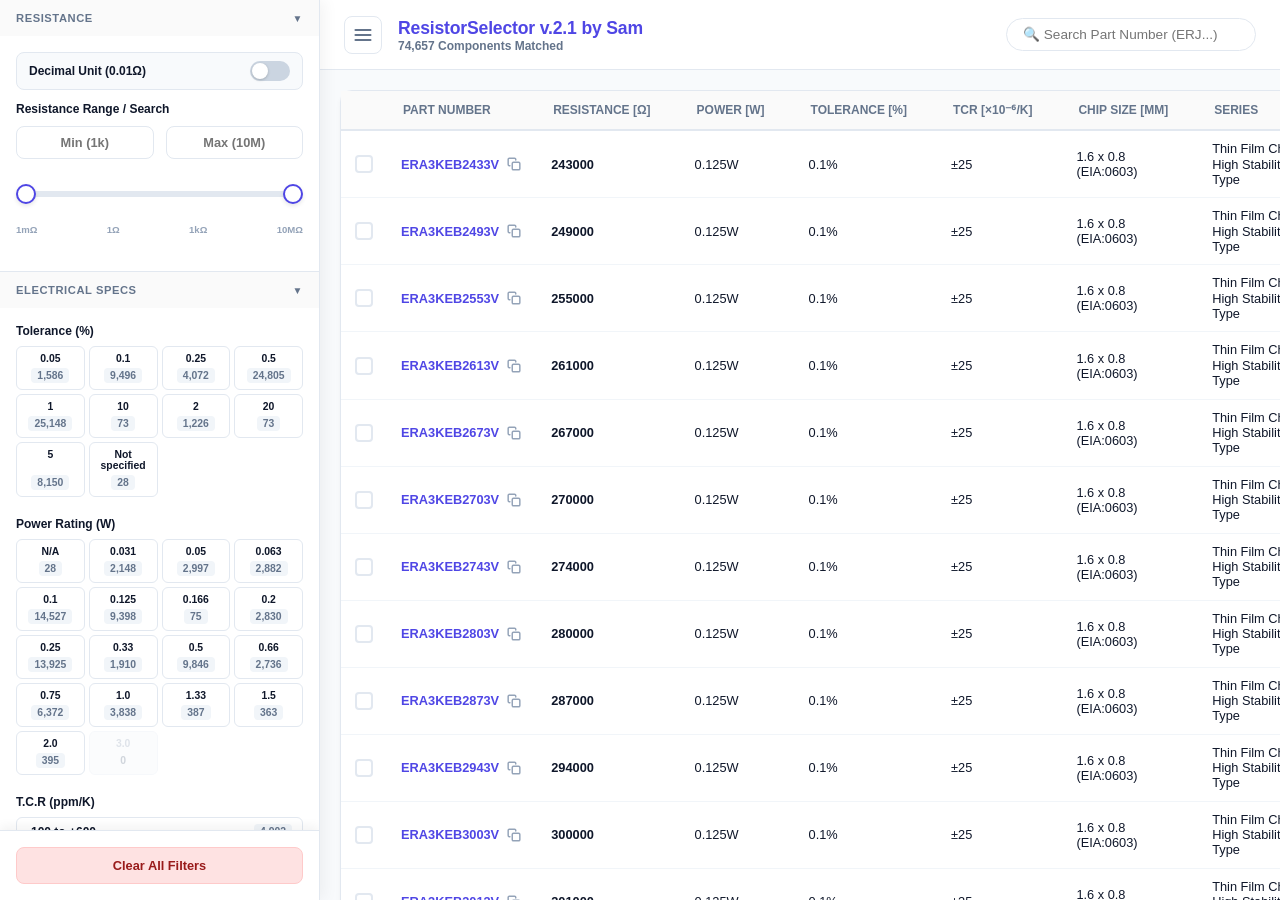
<file: index.html>
<!DOCTYPE html>
<html lang="en">

<head>
    <meta charset="UTF-8">
    <meta name="viewport" content="width=device-width, initial-scale=1.0">
    <title>ResistorSelector v2.1</title>
    <link rel="stylesheet" href="styles.css?v=20261007-stock-hl">
</head>

<body>

    <div id="loader">
        <div class="spinner"></div>
        <div style="font-weight: 700; color: var(--primary)">Optimizing Selector Engine...</div>
    </div>

    <aside class="sidebar">
        <div class="sidebar-scroll">
            <div class="filter-section">
                <div class="section-header">Resistance <span class="arrow">▼</span></div>
                <div class="section-content">
                    <div class="filter-item">
                        <div class="toggle-wrap">
                            <span style="font-size: 0.75rem; font-weight: 700;">Decimal Unit (0.01Ω)</span>
                            <div class="toggle-switch" id="decimalToggle">
                                <div class="toggle-knob"></div>
                            </div>
                        </div>

                        <label>Resistance Range / Search</label>
                        <div class="range-inputs">
                            <input type="text" id="resMin" placeholder="Min (1k)">
                            <input type="text" id="resMax" placeholder="Max (10M)">
                        </div>

                        <div style="margin-top: 20px;">
                            <div class="range-container">
                                <div class="dual-range">
                                    <div class="slider-track" id="resTrack"></div>
                                    <input type="range" id="resSliderMin" min="0" max="100" value="0">
                                    <input type="range" id="resSliderMax" min="0" max="100" value="100">
                                </div>
                            </div>
                            <div
                                style="display: flex; justify-content: space-between; font-size: 0.6rem; color: #94a3b8; font-weight: 700;">
                                <span>1mΩ</span>
                                <span>1Ω</span>
                                <span>1kΩ</span>
                                <span>10MΩ</span>
                            </div>
                        </div>
                    </div>
                </div>
            </div>

            <div class="filter-section">
                <div class="section-header">Electrical Specs <span class="arrow">▼</span></div>
                <div class="section-content">
                    <div class="filter-item">
                        <label>Tolerance (%)</label>
                        <div id="tags-tolerance" class="tag-grid"></div>
                    </div>
                    <div class="filter-item">
                        <label>Power Rating (W)</label>
                        <div id="tags-power" class="tag-grid"></div>
                    </div>
                    <div class="filter-item">
                        <label>T.C.R (ppm/K)</label>
                        <div id="tags-tcr"></div>
                    </div>
                </div>
            </div>

            <div class="filter-section">
                <div class="section-header">Category & Status <span class="arrow">▼</span></div>
                <div class="section-content">
                    <div class="filter-item">
                        <label>Products</label>
                        <div id="tags-products" class="tag-group"></div>
                    </div>
                    <div class="filter-item">
                        <label>Status</label>
                        <div id="tags-status" class="tag-group"></div>
                    </div>
                </div>
            </div>

            <div class="filter-section">
                <div class="section-header">Series & Size <span class="arrow">▼</span></div>
                <div class="section-content">
                    <div class="filter-item">
                        <label>Select Series</label>
                        <div id="seriesDropdown" class="series-dropdown">
                            <button type="button" id="seriesToggle" class="series-toggle" aria-expanded="false">
                                <span id="seriesSummary">All Series</span>
                                <span aria-hidden="true">▾</span>
                            </button>
                            <div id="seriesMenu" class="series-menu">
                                <div class="series-search-container">
                                    <input type="search" id="seriesSearch" placeholder="Search series..." autocomplete="off">
                                    <button type="button" id="clearSeriesSearch" class="btn-clear-menu">Clear</button>
                                </div>
                                <div class="series-menu-actions">
                                    <button type="button" id="selectVisibleSeries" class="btn-clear-menu">Select visible</button>
                                    <button type="button" id="clearSelectedSeries" class="btn-clear-menu">Clear selected</button>
                                </div>
                                <div id="seriesList" class="series-list"></div>
                            </div>
                        </div>
                    </div>
                    <div class="filter-item">
                        <label>Size (Inch/Metric)</label>
                        <div id="tags-size" class="tag-group"></div>
                    </div>
                </div>
            </div>
        </div>

        <div class="sidebar-footer">
            <button class="btn-clear" id="resetBtn">Clear All Filters</button>
        </div>
    </aside>
    <div class="sidebar-overlay" onclick="toggleSidebar()"></div>

    <main class="main-content">
        <header class="top-bar">
            <div style="display: flex; align-items: center;">
                <button class="sidebar-toggle" id="sidebarToggle" title="Toggle Sidebar">
                    <svg viewBox="0 0 24 24" fill="none" stroke="currentColor" stroke-width="2.5" stroke-linecap="round"
                        stroke-linejoin="round">
                        <line x1="3" y1="12" x2="21" y2="12"></line>
                        <line x1="3" y1="6" x2="21" y2="6"></line>
                        <line x1="3" y1="18" x2="21" y2="18"></line>
                    </svg>
                </button>
                <div class="top-bar-title">
                    <h1>ResistorSelector v.2.1 by Sam</h1>
                    <div id="counter" style="font-size: 0.75rem; color: var(--text-muted); font-weight: 700;">Loading
                        database...</div>
                    <div id="selection-note"
                        style="font-size: 0.7rem; color: var(--primary); font-weight: 700; margin-top: 2px; display: none;">
                    </div>
                </div>
            </div>
            <div class="search-area">
                <input type="text" id="pnSearch" class="input-pill" placeholder="🔍 Search Part Number (ERJ...)">
            </div>
        </header>

        <div class="results-area">
            <table class="results-table">
                <thead>
                    <tr>
                        <th class="checkbox-cell"></th>
                        <th data-sort="pn">Part Number</th>
                        <th data-sort="rv" class="res-cell">Resistance [Ω]</th>
                        <th data-sort="pr">Power [W]</th>
                        <th data-sort="rt">Tolerance [%]</th>
                        <th data-sort="tc">TCR [×10⁻⁶/K]</th>
                        <th data-sort="sz">Chip Size [mm]</th>
                        <th data-sort="se" class="series-cell">Series</th>
                        <th data-sort="s">Status</th>
                        <th data-sort="pk">Packaging</th>
                    </tr>
                </thead>
                <tbody id="resTable"></tbody>
            </table>
            <div id="sentinel"
                style="height: 100px; display: flex; align-items: center; justify-content: center; color: var(--text-muted); font-size: 0.8rem; font-weight: 600;">
                Scroll for more results
            </div>
        </div>

        <div class="pill-container">
            <div id="selection-pill" class="selection-pill"></div>
            <div id="action-pill" class="action-pill">
                <button class="pill-btn btn-clear-sel" onclick="clearSelection()">Clear Selection</button>
                <button class="pill-btn btn-compare" onclick="comparePNs()">Compare PN</button>
                <button class="pill-btn btn-compare" id="copyPNBtn" onclick="copyPNList()">Copy PN list</button>
                <button class="pill-btn btn-export" onclick="exportTable()">Export Table</button>
                <button class="pill-btn btn-datasheet" onclick="openDatasheet()">Datasheet</button>
                <button class="pill-btn btn-octopart" onclick="openOctopart()">Octopart</button>
                <button class="pill-btn btn-mouser" onclick="openMouser()">Mouser</button>
                <button class="pill-btn btn-farnell" onclick="openFarnell()">Farnell</button>
                <button class="pill-btn btn-stock" id="stockCheckButton" onclick="openStockModal()" disabled>Stock
                    Check</button>
            </div>
        </div>
    </main>

    <div id="stockModal" class="stock-modal" hidden>
        <div class="stock-modal-backdrop" onclick="closeStockModal()"></div>
        <div class="stock-modal-dialog" role="dialog" aria-modal="true" aria-labelledby="stockModalTitle">
            <div class="stock-modal-head">
                <h3 id="stockModalTitle">Distributor stock</h3>
                <div class="stock-modal-tools">
                    <label for="stockRegion">Region</label>
                    <select id="stockRegion" onchange="refreshStock()">
                        <option value="Europe" selected>Europe</option>
                        <option value="North America">North America</option>
                        <option value="Asia">Asia</option>
                    </select>
                    <button type="button" class="stock-btn" onclick="refreshStock()">Refresh</button>
                    <button type="button" class="stock-close" onclick="closeStockModal()" aria-label="Close">✕</button>
                </div>
            </div>
            <div class="stock-modal-body" id="stockModalBody"></div>
        </div>
    </div>

    <script src="data.js"></script>
    <script src="app.js?v=20261007-stock-hl"></script>
    <script>
        // Load the gzip-compressed data, then initialize the app
        loadResistorData()
            .then(data => {
                initApp(data);
            })
            .catch(err => {
                console.error('Failed to load resistor data:', err);
                document.getElementById('loader').innerHTML =
                    '<div style="color: #b91c1c; font-weight: 700;">Error loading database. Check console for details.</div>';
            });
    </script>
</body>

</html>
</file>
<file: styles.css>
:root {
            /* Brand & Primary Palette */
            --primary: #4f46e5;
            --primary-hover: #4338ca;
            --primary-light: rgba(79, 70, 229, 0.08);
            --primary-ultra-light: rgba(79, 70, 229, 0.04);

            /* Backgrounds */
            --bg-body: #f8fafc;
            --bg-card: #ffffff;
            --bg-header: #fafafa;
            --bg-muted: #f1f5f9;

            /* Text */
            --text-main: #0f172a;
            --text-muted: #64748b;
            --text-light: #94a3b8;

            /* Borders */
            --border: #e2e8f0;
            --border-hover: #cbd5e1;

            /* Status Accents */
            --active-bg: #dcfce7;
            --active-text: #166534;
            --active-border: #bbf7d0;

            --nrnd-bg: #fee2e2;
            --nrnd-text: #991b1b;
            --nrnd-border: #fecaca;

            /* Delta Feedback tagging */
            --delta-green: #15803d;
            --delta-yellow: #a16207;
            --delta-red: #b91c1c;

            /* Action Buttons */
            --btn-clear: #fee2e2;
            --btn-clear-text: #991b1b;
            --btn-clear-hover: #fecaca;

            --btn-compare: #4f46e5;
            --btn-export: #10b981;
            --btn-octopart: #0ea5e9;
            --btn-mouser: #10108a;
            --btn-farnell: #A3AF07;
            --btn-datasheet: #0041C0;

            /* Product Category Colors */
            --prod-as: #8b5cf6;
            /* Anti-Sulfurated - Purple */
            --prod-cs: #3b82f6;
            /* Current Sensing - Blue */
            --prod-gp: #64748b;
            /* General Purpose - Slate */
            --prod-hp: #10b981;
            /* High Precision - Emerald */
            --prod-ht: #f59e0b;
            /* High Temperature - Amber/Orange */
            --prod-sp: #6366f1;
            /* Small & High Power - Indigo */

            /* Layout */
            --sidebar-width: 320px;
        }

        * {
            margin: 0;
            padding: 0;
            box-sizing: border-box;
        }

        body {
            font-family: 'Inter', -apple-system, BlinkMacSystemFont, 'Segoe UI', Roboto, sans-serif;
            background-color: var(--bg-body);
            color: var(--text-main);
            display: flex;
            height: 100vh;
            overflow: hidden;
        }

        /* Sidebar Layout */
        .sidebar {
            width: var(--sidebar-width);
            background: var(--bg-card);
            border-right: 1px solid var(--border);
            display: flex;
            flex-direction: column;
            overflow: hidden;
            flex-shrink: 0;
            box-shadow: 4px 0 15px rgba(0, 0, 0, 0.05);
            z-index: 100;
            position: relative;
        }

        .sidebar.collapsed {
            display: none;
        }

        .sidebar-scroll {
            flex: 1;
            overflow-y: auto;
        }

        .filter-section {
            border-bottom: 1px solid var(--border);
        }

        .section-header {
            padding: 12px 16px;
            background: #fafafa;
            display: flex;
            justify-content: space-between;
            align-items: center;
            cursor: pointer;
            user-select: none;
            font-size: 0.7rem;
            font-weight: 800;
            text-transform: uppercase;
            letter-spacing: 0.05em;
            color: var(--text-muted);
        }

        .section-header:hover {
            background: #f1f5f9;
        }

        .section-content {
            padding: 16px;
        }

        .section-collapsed .section-content {
            display: none;
        }

        .sidebar-overlay {
            display: none;
        }

        .section-header .arrow {
            transition: transform 0.2s;
            font-size: 10px;
        }

        .section-collapsed .section-header .arrow {
            transform: rotate(-90deg);
        }

        .filter-item {
            margin-bottom: 20px;
        }

        .filter-item label {
            display: block;
            font-size: 0.75rem;
            font-weight: 700;
            color: var(--text-main);
            margin-bottom: 8px;
        }

        /* Fixed Sidebar Footer */
        .sidebar-footer {
            padding: 16px;
            background: var(--bg-card);
            border-top: 1px solid var(--border);
            box-shadow: 0 -4px 10px rgba(0, 0, 0, 0.05);
            margin-top: auto;
            /* Push to bottom of flex container */
        }

        .btn-clear {
            width: 100%;
            padding: 10px;
            background: #fee2e2;
            color: #991b1b;
            border: 1px solid #fecaca;
            border-radius: 8px;
            font-weight: 700;
            font-size: 0.8rem;
            cursor: pointer;
            transition: all 0.2s;
        }

        .btn-clear:hover {
            background: #fecaca;
        }

        /* Main Content */
        .main-content {
            flex: 1;
            display: flex;
            flex-direction: column;
            overflow: hidden;
        }

        .top-bar {
            height: auto;
            min-height: 70px;
            background: var(--bg-card);
            border-bottom: 1px solid var(--border);
            display: flex;
            align-items: center;
            justify-content: space-between;
            padding: 12px 24px;
            flex-shrink: 0;
            z-index: 90;
            flex-wrap: wrap;
            gap: 16px;
        }

        .top-bar-title {
            display: flex;
            flex-direction: column;
            justify-content: center;
            padding-top: 2px;
            /* Small nudge to align better with hamburger icon */
        }

        .top-bar-title h1 {
            font-size: 1.1rem;
            font-weight: 900;
            color: var(--primary);
            letter-spacing: -0.01em;
        }

        .search-area {
            display: flex;
            gap: 12px;
            align-items: center;
        }

        /* Sidebar Toggle Button */
        .sidebar-toggle {
            background: none;
            border: 1px solid var(--border);
            border-radius: 8px;
            padding: 8px;
            cursor: pointer;
            display: flex;
            align-items: center;
            justify-content: center;
            color: var(--text-muted);
            transition: all 0.2s;
            margin-right: 16px;
        }

        .sidebar-toggle:hover {
            background: var(--bg-muted);
            color: var(--primary);
            border-color: var(--primary);
        }

        .sidebar-toggle svg {
            width: 20px;
            height: 20px;
        }

        .input-pill {
            padding: 8px 16px;
            border: 1px solid var(--border);
            border-radius: 99px;
            font-size: 0.85rem;
            outline: none;
            transition: all 0.2s;
            width: 250px;
        }

        .input-pill:focus {
            border-color: var(--primary);
            box-shadow: 0 0 0 3px rgba(79, 70, 229, 0.1);
        }

        /* Custom Series Dropdown */
        .series-dropdown {
            position: relative;
            width: 100%;
        }

        .series-toggle {
            width: 100%;
            padding: 10px 16px;
            background: var(--bg-card);
            border: 1px solid var(--border);
            border-radius: 8px;
            font-size: 0.85rem;
            font-weight: 700;
            color: var(--text-main);
            display: flex;
            justify-content: space-between;
            align-items: center;
            cursor: pointer;
            transition: all 0.2s;
            text-align: left;
        }

        .series-toggle:hover {
            border-color: var(--primary);
            background: var(--primary-ultra-light);
        }

        .series-toggle span:first-child {
            white-space: nowrap;
            overflow: hidden;
            text-overflow: ellipsis;
            margin-right: 8px;
        }

        .series-menu {
            position: fixed;
            width: 620px;
            max-width: min(620px, calc(100vw - 32px));
            background: var(--bg-card);
            border: 1px solid var(--border);
            border-radius: 12px;
            box-shadow: 0 10px 25px rgba(0, 0, 0, 0.1);
            z-index: 1000;
            display: none;
            flex-direction: column;
            overflow: hidden;
        }

        .series-menu.show {
            display: flex;
        }

        .series-search-container {
            padding: 12px;
            border-bottom: 1px solid var(--border);
            background: var(--bg-muted);
            display: flex;
            gap: 8px;
            align-items: center;
        }

        .series-search-container input {
            flex: 1;
            padding: 8px 12px !important;
            border-radius: 6px !important;
            width: 100% !important;
            border: 1px solid var(--border);
            font-size: 0.8rem;
        }

        .series-menu-actions {
            display: flex;
            justify-content: space-between;
            padding: 8px 12px;
            border-bottom: 1px solid var(--border);
        }

        .btn-clear-menu {
            font-size: 0.7rem;
            font-weight: 700;
            color: var(--primary);
            background: none;
            border: none;
            cursor: pointer;
            white-space: nowrap;
        }

        .series-list {
            max-height: 400px;
            overflow: auto;
            padding: 8px 0;
        }

        /* Scoped under .series-dropdown so these beat .filter-item label (display:block) */
        .series-dropdown .series-option {
            width: 100%;
            min-height: 34px;
            margin: 0;
            padding: 6px 16px;
            display: flex;
            align-items: center;
            gap: 12px;
            cursor: pointer;
            transition: background 0.1s;
        }

        .series-dropdown .series-option:hover {
            background: var(--bg-muted);
        }

        .series-dropdown .series-option input[type="checkbox"] {
            margin: 0;
            width: 16px;
            height: 16px;
            flex-shrink: 0;
            cursor: pointer;
        }

        .series-dropdown .series-option-label {
            flex: 0 1 auto;
            margin: 0;
            font-size: 0.8rem;
            font-weight: 600;
            line-height: 1.2;
            color: var(--text-main);
            white-space: nowrap;
        }

        .series-dropdown .series-option-count {
            flex-shrink: 0;
            min-width: 32px;
            margin: 0 0 0 auto;
            padding: 2px 6px;
            border-radius: 4px;
            background: var(--bg-muted);
            font-size: 0.65rem;
            color: var(--text-muted);
            font-weight: 700;
            text-align: center;
        }

        .series-dropdown .series-option.unavailable {
            opacity: 0.5;
            pointer-events: none;
        }

        .series-dropdown .series-option.selected {
            background: var(--primary-ultra-light);
        }

        .series-empty {
            padding: 16px;
            color: var(--text-muted);
            font-size: 0.8rem;
            text-align: center;
        }

        @media (max-width: 768px) {
            .series-menu {
                position: fixed;
                top: auto;
                bottom: 0;
                left: 0;
                width: 100%;
                max-width: 100%;
                border-radius: 12px 12px 0 0;
                max-height: 70vh;
                box-shadow: 0 -10px 40px rgba(0, 0, 0, 0.2);
            }

            .series-list {
                max-height: calc(70vh - 120px);
            }
        }

        /* Tags */
        .tag-group {
            display: flex;
            flex-direction: column;
            gap: 6px;
        }

        .tag-grid {
            display: grid;
            grid-template-columns: repeat(4, 1fr);
            gap: 4px;
        }

        .tag-btn {
            display: flex;
            justify-content: space-between;
            align-items: center;
            padding: 6px 10px;
            border: 1px solid var(--border);
            border-radius: 6px;
            background: white;
            font-size: 0.75rem;
            font-weight: 600;
            cursor: pointer;
            transition: all 0.2s;
            color: var(--text-main);
            width: 100%;
            text-align: left;
        }

        .tag-grid .tag-btn {
            flex-direction: column;
            padding: 6px 2px;
            text-align: center;
            gap: 4px;
            font-size: 0.65rem;
        }

        .tag-btn:hover {
            border-color: var(--border-hover);
            background: var(--bg-header);
        }

        .tag-btn.active {
            background: var(--primary-ultra-light);
            border-color: var(--primary);
            color: var(--primary);
        }

        .tag-btn.unavailable {
            opacity: 0.3;
            cursor: not-allowed;
            background: var(--bg-muted);
            color: var(--text-light);
        }

        /* Specific Product Tag Styles when Active */
        .tag-btn.active.prod-as {
            background: rgba(139, 92, 246, 0.1);
            border-color: var(--prod-as);
            color: var(--prod-as);
        }

        .tag-btn.active.prod-cs {
            background: rgba(59, 130, 246, 0.1);
            border-color: var(--prod-cs);
            color: var(--prod-cs);
        }

        .tag-btn.active.prod-gp {
            background: rgba(100, 116, 139, 0.1);
            border-color: var(--prod-gp);
            color: var(--prod-gp);
        }

        .tag-btn.active.prod-hp {
            background: rgba(16, 185, 129, 0.1);
            border-color: var(--prod-hp);
            color: var(--prod-hp);
        }

        .tag-btn.active.prod-ht {
            background: rgba(245, 158, 11, 0.1);
            border-color: var(--prod-ht);
            color: var(--prod-ht);
        }

        .tag-btn.active.prod-sp {
            background: rgba(99, 102, 241, 0.1);
            border-color: var(--prod-sp);
            color: var(--prod-sp);
        }

        .count-chip {
            font-size: 0.65rem;
            background: var(--bg-muted);
            color: var(--text-muted);
            padding: 2px 6px;
            border-radius: 4px;
            font-weight: 700;
        }

        .active .count-chip {
            background: var(--primary);
            color: white;
        }

        /* Product active chips */
        .active.prod-as .count-chip {
            background: var(--prod-as);
        }

        .active.prod-cs .count-chip {
            background: var(--prod-cs);
        }

        .active.prod-gp .count-chip {
            background: var(--prod-gp);
        }

        .active.prod-hp .count-chip {
            background: var(--prod-hp);
        }

        .active.prod-ht .count-chip {
            background: var(--prod-ht);
        }

        .active.prod-sp .count-chip {
            background: var(--prod-sp);
        }

        /* Toggle Switch */
        .toggle-wrap {
            display: flex;
            align-items: center;
            justify-content: space-between;
            background: #f8fafc;
            padding: 8px 12px;
            border-radius: 8px;
            margin-bottom: 12px;
            border: 1px solid var(--border);
        }

        .toggle-switch {
            position: relative;
            width: 40px;
            height: 20px;
            background: #cbd5e1;
            border-radius: 20px;
            cursor: pointer;
            transition: 0.3s;
        }

        .toggle-switch.active {
            background: var(--primary);
        }

        .toggle-knob {
            position: absolute;
            top: 2px;
            left: 2px;
            width: 16px;
            height: 16px;
            background: white;
            border-radius: 50%;
            transition: 0.3s;
            box-shadow: 0 1px 3px rgba(0, 0, 0, 0.2);
        }

        .toggle-switch.active .toggle-knob {
            transform: translateX(20px);
        }

        /* Range Slider */
        .range-container {
            position: relative;
            height: 30px;
            margin: 15px 0;
        }

        .slider-track {
            position: absolute;
            width: 100%;
            height: 6px;
            background: #e2e8f0;
            top: 50%;
            transform: translateY(-50%);
            border-radius: 3px;
        }

        .dual-range input[type="range"] {
            position: absolute;
            width: 100%;
            pointer-events: none;
            -webkit-appearance: none;
            background: none;
            top: 50%;
            transform: translateY(-50%);
            z-index: 2;
        }

        .dual-range input[type="range"]::-webkit-slider-thumb {
            pointer-events: auto;
            -webkit-appearance: none;
            height: 20px;
            width: 20px;
            border-radius: 50%;
            background: white;
            border: 2px solid var(--primary);
            cursor: pointer;
            box-shadow: 0 2px 4px rgba(0, 0, 0, 0.1);
        }

        .range-inputs {
            display: grid;
            grid-template-columns: 1fr 1fr;
            gap: 12px;
            margin-top: 10px;
        }

        .range-inputs input {
            width: 100%;
            padding: 8px;
            border: 1px solid var(--border);
            border-radius: 8px;
            font-size: 0.8rem;
            text-align: center;
            font-weight: 600;
            outline: none;
        }

        .range-inputs input:focus {
            border-color: var(--primary);
        }

        /* Results Table */
        .results-area {
            flex: 1;
            overflow: auto;
            padding: 0 20px 20px 20px;
        }

        .results-table {
            width: 100%;
            border-collapse: separate;
            border-spacing: 0;
            background: white;
            border-radius: 12px;
            border: 1px solid var(--border);
            box-shadow: 0 4px 6px -1px rgba(0, 0, 0, 0.05);
            margin-top: 20px;
        }

        .results-table th {
            position: sticky;
            top: 0;
            background: #fafafa;
            padding: 12px 16px;
            font-size: 0.75rem;
            font-weight: 800;
            text-transform: uppercase;
            color: var(--text-muted);
            border-bottom: 2px solid var(--border);
            cursor: pointer;
            user-select: none;
            text-align: left;
            z-index: 10;
            white-space: nowrap;
            /* Prevent wrapping for most headers */
            vertical-align: middle;
            line-height: normal;
        }

        .series-cell {
            min-width: 200px;
            max-width: 350px;
            white-space: normal !important;
            line-height: 1.2 !important;
        }

        .res-cell {
            min-width: 130px;
            white-space: nowrap !important;
        }

        .results-table th:hover {
            background: #f1f5f9;
            color: var(--primary);
        }

        .results-table th.sort-active {
            color: var(--primary);
        }

        .results-table th::after {
            content: '';
            font-size: 0.8em;
            margin-left: 4px;
            display: inline-block;
            width: 10px;
            text-align: center;
        }

        .results-table th.sort-desc::after {
            content: '▼';
        }

        .results-table th.sort-asc::after {
            content: '▲';
        }

        .results-table td {
            padding: 10px 14px;
            border-bottom: 1px solid #f1f5f9;
            font-size: 0.8rem;
            vertical-align: middle;
        }

        .results-table tr:last-child td {
            border-bottom: none;
        }

        .results-table tr:hover td {
            background: #f8fafc;
        }

        .results-table tr.nrfnd {
            background: #fee2e2;
        }

        .results-table tr.nrfnd:hover td {
            background: #fecaca;
        }

        .part-number {
            font-weight: 700;
            color: var(--primary);
            cursor: pointer;
        }

        .res-container {
            display: flex;
            align-items: center;
            gap: 8px;
        }

        .res-value {
            font-weight: 900;
        }

        .delta-tag {
            padding: 2px 6px;
            border-radius: 4px;
            font-size: 0.65rem;
            font-weight: 800;
            color: white;
            white-space: nowrap;
        }

        .delta-green {
            background: #166534;
        }

        .delta-yellow {
            background: #854d0e;
        }

        .delta-red {
            background: #991b1b;
        }

        /* Copy Icon */
        .pn-container {
            display: flex;
            align-items: center;
            gap: 6px;
        }

        .btn-copy-pn {
            opacity: 1;
            cursor: pointer;
            color: var(--text-light);
            transition: all 0.2s;
            display: flex;
            align-items: center;
            justify-content: center;
            padding: 2px;
            border-radius: 4px;
        }


        .btn-copy-pn:hover {
            color: var(--primary);
            background: var(--primary-ultra-light);
        }

        .btn-copy-pn svg {
            width: 14px;
            height: 14px;
        }

        .btn-copy-pn.copied {
            color: var(--btn-export) !important;
        }

        .tag-status {
            padding: 2px 8px;
            border-radius: 4px;
            font-size: 0.7rem;
            font-weight: 700;
        }

        .tag-packaging {
            font-size: 0.65rem;
            color: var(--text-muted);
            font-weight: 500;
        }

        .status-active {
            background: var(--active-bg);
            color: var(--active-text);
        }

        .status-nrnd {
            background: var(--nrnd-bg);
            color: var(--nrnd-text);
        }

        /* Loading */
        #loader {
            position: fixed;
            top: 0;
            left: 0;
            width: 100%;
            height: 100%;
            background: white;
            display: flex;
            flex-direction: column;
            align-items: center;
            justify-content: center;
            z-index: 1000;
        }

        .spinner {
            width: 40px;
            height: 40px;
            border: 4px solid #f3f3f3;
            border-top: 4px solid var(--primary);
            border-radius: 50%;
            animation: spin 1s linear infinite;
            margin-bottom: 16px;
        }

        @keyframes spin {
            0% {
                transform: rotate(0deg);
            }

            100% {
                transform: rotate(360deg);
            }
        }

        /* Selection Pills */
        .pill-container {
            position: fixed;
            bottom: 24px;
            left: 50%;
            transform: translateX(-50%);
            display: flex;
            flex-direction: column;
            align-items: center;
            gap: 12px;
            z-index: 1000;
            pointer-events: none;
        }

        .selection-pill,
        .action-pill {
            background: rgba(255, 255, 255, 0.9);
            backdrop-filter: blur(12px);
            padding: 8px 16px;
            border-radius: 99px;
            box-shadow: 0 10px 25px rgba(0, 0, 0, 0.15);
            border: 1px solid rgba(255, 255, 255, 0.2);
            display: flex;
            align-items: center;
            gap: 12px;
            pointer-events: auto;
            transition: all 0.3s cubic-bezier(0.4, 0, 0.2, 1);
        }

        .selection-pill {
            display: flex;
            flex-wrap: wrap;
            gap: 6px;
            max-width: 900px;
            max-height: 400px;
            overflow-y: auto;
            justify-content: center;
            background: rgba(255, 255, 255, 0.9);
            backdrop-filter: blur(12px);
            padding: 12px;
            border-radius: 20px;
            box-shadow: 0 10px 25px rgba(0, 0, 0, 0.15);
            border: 1px solid rgba(255, 255, 255, 0.2);
            opacity: 0;
            transform: translateY(20px);
            transition: all 0.3s cubic-bezier(0.4, 0, 0.2, 1);
            pointer-events: auto;
        }

        .selection-pill.active {
            opacity: 1;
            transform: translateY(0);
        }

        .part-pill {
            display: flex;
            align-items: center;
            gap: 8px;
            padding: 6px 12px;
            background: var(--primary-light);
            color: var(--primary);
            border-radius: 99px;
            font-size: 0.85rem;
            font-weight: 800;
            border: 1px solid var(--primary);
            cursor: grab;
            user-select: none;
            transition: box-shadow 0.2s, opacity 0.2s, transform 0.2s;
        }

        .part-pill:active {
            cursor: grabbing;
        }

        .part-pill.dragging {
            opacity: 0.45;
            transform: scale(0.97);
            box-shadow: 0 8px 20px rgba(79, 70, 229, 0.35);
        }

        .part-pill.drag-target {
            box-shadow: inset 0 0 0 2px var(--primary), 0 4px 12px rgba(79, 70, 229, 0.25);
        }

        .part-pill .drag-handle {
            display: flex;
            align-items: center;
            color: var(--primary);
            opacity: 0.45;
            transition: opacity 0.2s;
            pointer-events: none;
        }

        .part-pill:hover .drag-handle {
            opacity: 0.9;
        }

        .part-pill .drag-handle svg {
            width: 12px;
            height: 12px;
            display: block;
        }

        .part-pill .btn-remove {
            cursor: pointer;
            color: var(--primary);
            font-weight: 900;
            font-size: 14px;
            transition: 0.2s;
            line-height: 1;
            padding: 2px;
            border-radius: 4px;
        }

        .part-pill .btn-remove:hover {
            background: var(--primary);
            color: white;
        }

        .action-pill {
            padding: 6px;
            opacity: 0;
            transform: translateY(20px);
        }

        .action-pill.active {
            opacity: 1;
            transform: translateY(0);
        }

        .pill-btn {
            padding: 8px 16px;
            border-radius: 99px;
            border: none;
            font-size: 0.75rem;
            font-weight: 800;
            cursor: pointer;
            transition: all 0.2s;
            display: flex;
            align-items: center;
            justify-content: center;
            gap: 6px;
            color: white;
            white-space: nowrap;
            flex: 1;
        }

        .btn-clear-sel {
            background: #64748b;
        }

        .btn-clear-sel:hover {
            background: #475569;
        }

        .btn-compare {
            background: var(--primary);
        }

        .btn-compare:hover {
            background: var(--primary-hover);
        }

        .btn-export {
            background: #10b981;
        }

        .btn-export:hover {
            background: #059669;
        }

        .btn-octopart {
            background: #0ea5e9;
        }

        .btn-octopart:hover {
            background: #0284c7;
        }

        .btn-mouser {
            background: #1e3a8a;
        }

        .btn-mouser:hover {
            background: #1e3a8a;
            filter: brightness(1.2);
        }

        .btn-farnell {
            background: var(--btn-farnell);
        }

        .btn-farnell:hover {
            background: var(--btn-farnell);
            filter: brightness(1.2);
        }

        .btn-datasheet {
            background: var(--btn-datasheet);
        }

        .btn-datasheet:hover {
            background: var(--btn-datasheet);
            filter: brightness(1.2);
        }

        .checkbox-cell {
            width: 40px;
            text-align: center !important;
        }

        .custom-checkbox {
            width: 18px;
            height: 18px;
            border-radius: 4px;
            border: 2px solid var(--border);
            cursor: pointer;
            transition: all 0.2s;
            display: inline-block;
            vertical-align: middle;
            position: relative;
        }

        .custom-checkbox.checked {
            background: var(--primary);
            border-color: var(--primary);
        }

        .custom-checkbox.checked::after {
            content: '✓';
            color: white;
            position: absolute;
            top: 50%;
            left: 50%;
            transform: translate(-50%, -50%);
            font-size: 12px;
            font-weight: 900;
        }

        /* Mobile Optimization */
        @media (max-width: 768px) {
            body {
                position: relative;
            }

            .sidebar {
                position: fixed;
                left: 0;
                top: 0;
                bottom: 0;
                width: 280px;
                height: 100%;
                box-shadow: 5px 0 25px rgba(0, 0, 0, 0.2);
                transition: transform 0.3s ease;
                z-index: 1100;
                /* Above pills on mobile */
            }

            .sidebar.collapsed {
                display: flex;
                /* Keep layout but hide with transform */
                transform: translateX(-100%);
            }

            .main-content {
                width: 100%;
            }

            .top-bar {
                padding: 12px;
                height: auto;
                min-height: 60px;
                gap: 12px;
            }

            .top-bar-title h1 {
                font-size: 0.9rem;
                line-height: 1.2;
            }

            .top-bar-title #counter {
                font-size: 0.65rem;
                margin-top: 2px;
            }

            #selection-note {
                display: block !important;
                width: 100%;
                margin-top: 4px;
            }

            .search-area {
                width: 100%;
                order: 3;
                margin-top: 8px;
                /* Push search to its own line if it wraps */
            }

            .search-area .input-pill {
                width: 100%;
                max-width: none;
                padding: 8px 16px;
                font-size: 0.8rem;
            }

            .results-area {
                padding: 0 8px 8px 8px;
            }

            .results-table {
                margin-top: 8px;
            }

            .results-table th,
            .results-table td {
                padding: 10px 12px;
                font-size: 0.75rem;
                white-space: nowrap;
                /* Ensure headers stay on one line on mobile */
            }

            .results-table th {
                vertical-align: middle;
            }

            .sidebar-toggle {
                margin-right: 12px;
                padding: 8px;
            }

            .series-cell {
                min-width: 150px;
                max-width: 250px;
                white-space: normal !important;
                line-height: 1.2 !important;
            }

            /* Overlay for mobile when sidebar is open */
            .sidebar-overlay {
                display: none;
                position: fixed;
                top: 0;
                left: 0;
                right: 0;
                bottom: 0;
                background: rgba(0, 0, 0, 0.5);
                backdrop-filter: blur(2px);
                z-index: 95;
            }

            .sidebar:not(.collapsed)+.sidebar-overlay {
                display: block;
            }

            .pill-container {
                bottom: 12px;
                width: 95%;
            }

            .selection-pill {
                display: grid;
                grid-template-columns: repeat(3, 1fr);
                gap: 4px;
                max-height: 180px;
                /* Roughly 5 rows of pills */
                padding: 8px;
                width: 100%;
                border-radius: 12px;
            }

            .part-pill {
                padding: 4px 6px;
                font-size: 0.7rem;
                justify-content: center;
                text-align: center;
                gap: 4px;
            }

            .action-pill {
                flex-wrap: wrap;
                justify-content: center;
                border-radius: 20px;
                padding: 12px;
            }

            .pill-btn {
                padding: 6px 12px;
                font-size: 0.7rem;
            }
        }

        /* Scrollbars */
        ::-webkit-scrollbar {
            width: 6px;
            height: 6px;
        }

        ::-webkit-scrollbar-track {
            background: transparent;
        }

        ::-webkit-scrollbar-thumb {
            background: #cbd5e1;
            border-radius: 3px;
        }

        ::-webkit-scrollbar-thumb:hover {
            background: #94a3b8;
        }

        /* ================= Stock Check ================= */
        .btn-stock {
            background: #0e7490;
        }

        .btn-stock:hover:not(:disabled) {
            background: #155e75;
        }

        .pill-btn:disabled {
            opacity: 0.45;
            cursor: not-allowed;
        }

        body.stock-modal-open {
            overflow: hidden;
        }

        /* z-index must beat the pill bar (1000) and the mobile sidebar (1100) */
        .stock-modal {
            position: fixed;
            inset: 0;
            z-index: 2000;
            display: flex;
            align-items: center;
            justify-content: center;
            padding: 24px;
        }

        .stock-modal[hidden] {
            display: none;
        }

        .stock-modal-backdrop {
            position: absolute;
            inset: 0;
            background: rgba(15, 23, 42, 0.55);
            backdrop-filter: blur(2px);
        }

        .stock-modal-dialog {
            position: relative;
            background: var(--bg-card);
            border: 1px solid var(--border);
            border-radius: 16px;
            box-shadow: 0 20px 45px rgba(15, 23, 42, 0.35);
            width: min(1100px, 100%);
            max-height: min(82vh, 760px);
            display: flex;
            flex-direction: column;
            overflow: hidden;
        }

        .stock-modal-head {
            display: flex;
            align-items: center;
            justify-content: space-between;
            gap: 16px;
            padding: 14px 18px;
            border-bottom: 1px solid var(--border);
            background: var(--bg-muted);
        }

        .stock-modal-head h3 {
            margin: 0;
            font-size: 1rem;
            color: var(--primary);
        }

        .stock-modal-tools {
            display: flex;
            align-items: center;
            gap: 8px;
            font-size: 0.75rem;
            font-weight: 700;
            color: var(--text-muted);
        }

        .stock-modal-tools select {
            padding: 6px 10px;
            border-radius: 8px;
            border: 1px solid var(--border);
            background: var(--bg-card);
            color: var(--text-main);
            font-weight: 700;
        }

        .stock-btn {
            padding: 7px 14px;
            border-radius: 8px;
            border: none;
            background: var(--primary);
            color: #fff;
            font-weight: 800;
            font-size: 0.72rem;
            cursor: pointer;
        }

        .stock-btn:hover {
            background: var(--primary-hover);
        }

        .stock-close {
            border: none;
            background: transparent;
            font-size: 15px;
            font-weight: 900;
            line-height: 1;
            padding: 6px 8px;
            border-radius: 6px;
            cursor: pointer;
            color: var(--text-muted);
        }

        .stock-close:hover {
            background: var(--bg-muted);
            color: var(--text-main);
        }

        .stock-modal-body {
            padding: 16px 18px 20px;
            overflow: auto;
        }

        .stock-meta {
            display: inline-block;
            margin-bottom: 12px;
            font-size: 0.75rem;
            font-weight: 700;
            color: var(--text-muted);
        }

        .stock-matrix-scroll {
            overflow-x: auto;
            border: 1px solid var(--border);
            border-radius: 10px;
        }

        .stock-table.stock-matrix {
            border-collapse: collapse;
            width: 100%;
            font-size: 0.78rem;
        }

        .stock-table.stock-matrix th,
        .stock-table.stock-matrix td {
            padding: 8px 12px;
            border: 1px solid var(--border);
            white-space: nowrap;
        }

        .stock-table.stock-matrix thead th {
            position: sticky;
            top: 0;
            z-index: 1;
            background: var(--bg-muted);
            color: var(--text-muted);
            font-size: 0.7rem;
            text-align: left;
            letter-spacing: 0.02em;
        }

        .stock-table.stock-matrix tbody tr:nth-child(even) {
            background: var(--primary-ultra-light);
        }

        .stock-pn-col {
            font-weight: 800;
            color: var(--primary);
        }

        .stock-cell-num {
            text-align: right;
            font-variant-numeric: tabular-nums;
        }

        .stock-total-col,
        .stock-total {
            font-weight: 800;
        }

        .stock-dash {
            color: #cbd5e1;
        }

        .stock-cell-num a {
            color: #2563eb;
            text-decoration: underline;
            text-underline-offset: 2px;
            font-weight: 700;
        }

        .stock-cell-num a:hover {
            color: #1d4ed8;
            text-decoration: underline;
        }

        .stock-table.stock-matrix thead th.stock-col-farnell {
            background: rgba(16, 150, 80, 0.1);
            color: #0a7a3f;
        }

        .stock-empty,
        .stock-loading,
        .stock-error,
        .stock-note {
            padding: 12px 4px;
            font-size: 0.8rem;
            font-weight: 700;
        }

        .stock-loading {
            color: var(--text-muted);
        }

        .stock-note {
            color: #b45309;
        }

        .stock-error {
            color: #b91c1c;
        }
</file>
